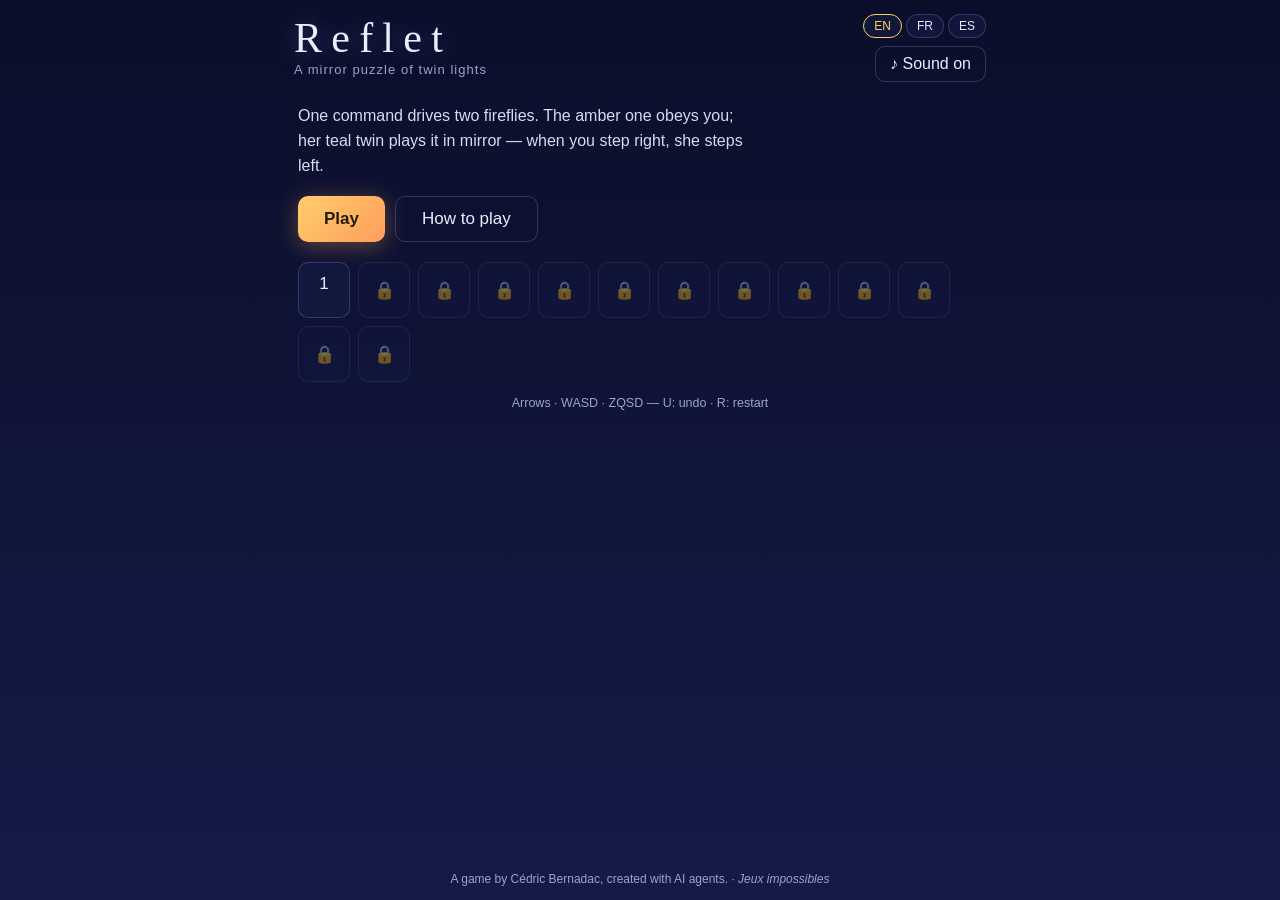
<file: index.html>
<!DOCTYPE html>
<html lang="en">
<head>
  <meta charset="utf-8">
  <meta name="viewport" content="width=device-width, initial-scale=1, viewport-fit=cover">
  <title>Reflet</title>
  <meta name="description" content="Reflet — a puzzle of twin lights. One command drives two fireflies; her left is your right.">
  <style>
/* Reflet — feuille de style. Palette nuit : indigo profond, ambre, turquoise. */
* { box-sizing: border-box; margin: 0; padding: 0; }
html, body { height: 100%; }

:root {
  --bg0: #0b0e2a;
  --bg1: #141b48;
  --ink: #e9edff;
  --muted: #9aa3d1;
  --amber: #ffce6b;
  --amber-glow: rgba(255, 194, 100, 0.55);
  --teal: #6fe3ff;
  --teal-glow: rgba(100, 215, 255, 0.5);
  --wall: #2b3163;
  --wall-top: #3d4489;
  --panel: rgba(20, 26, 66, 0.72);
}

body {
  font-family: -apple-system, "Segoe UI", Roboto, "Helvetica Neue", Arial, sans-serif;
  background: linear-gradient(180deg, var(--bg0) 0%, var(--bg1) 100%) fixed;
  color: var(--ink);
  min-height: 100vh;
  overflow-x: hidden;
  -webkit-tap-highlight-color: transparent;
}

#app {
  max-width: 720px;
  margin: 0 auto;
  padding: 14px 14px 8px;
  min-height: 100vh;
  display: flex;
  flex-direction: column;
}

/* ---------------------------------------------------------------- en-tête */
#top { display: flex; align-items: flex-start; justify-content: space-between; gap: 10px; }
.brand h1 {
  font-family: Georgia, "Times New Roman", serif;
  font-weight: 500;
  font-size: clamp(30px, 6vw, 42px);
  letter-spacing: 0.22em;
  color: var(--ink);
  text-shadow: 0 0 24px rgba(120, 160, 255, 0.35);
}
#tagline { color: var(--muted); font-size: 13px; letter-spacing: 0.08em; }
.topctl { display: flex; flex-direction: column; align-items: flex-end; gap: 8px; }
.langs { display: flex; gap: 4px; }

/* ---------------------------------------------------------------- boutons */
button {
  font: inherit;
  color: var(--ink);
  background: var(--panel);
  border: 1px solid rgba(150, 165, 255, 0.25);
  border-radius: 10px;
  padding: 8px 14px;
  cursor: pointer;
  transition: transform 0.08s ease, border-color 0.15s ease, background 0.15s ease;
}
button:hover { border-color: rgba(180, 195, 255, 0.55); }
button:active { transform: scale(0.96); }
button:focus-visible { outline: 2px solid var(--teal); outline-offset: 2px; }
button.primary {
  background: linear-gradient(135deg, #ffce6b, #ff9d5c);
  color: #241c07;
  font-weight: 700;
  border: none;
  box-shadow: 0 4px 22px rgba(255, 170, 90, 0.35);
}
button.big { font-size: 17px; padding: 12px 26px; }
button.ghost { background: transparent; }
button.round { width: 38px; height: 38px; padding: 0; border-radius: 50%; font-weight: 700; }
.pill { padding: 4px 10px; font-size: 12px; border-radius: 999px; }
.pill.active { border-color: var(--amber); color: var(--amber); }

/* ---------------------------------------------------------------- écrans */
main { flex: 1; display: flex; flex-direction: column; }
.screen { animation: fadein 0.25s ease; }
.hidden { display: none !important; }
@keyframes fadein { from { opacity: 0; transform: translateY(6px); } to { opacity: 1; } }

.subtitle { margin: 22px 4px 18px; max-width: 52ch; line-height: 1.55; color: var(--ink); opacity: 0.92; }
.homebtns { display: flex; gap: 10px; flex-wrap: wrap; margin: 0 4px 20px; }
.keys { color: var(--muted); font-size: 12.5px; margin: 14px 4px; text-align: center; }

.levelgrid { display: flex; flex-wrap: wrap; gap: 8px; margin: 4px; }
.chip {
  width: 52px; height: 56px;
  display: flex; flex-direction: column; align-items: center; justify-content: center;
  font-size: 17px;
}
.chip.locked { opacity: 0.45; cursor: default; }
.chip-stars { font-size: 9px; color: var(--amber); letter-spacing: 1px; margin-top: 2px; min-height: 11px; }

/* ---------------------------------------------------------------- hud */
.hud { display: flex; align-items: center; justify-content: space-between; gap: 8px; margin: 10px 0 2px; }
.hud-mid { display: flex; flex-direction: column; align-items: center; gap: 2px; min-width: 0; }
#hud-level { font-size: 15px; }
#hud-moves { font-size: 12.5px; }
.muted { color: var(--muted); }
.hud-right { display: flex; gap: 6px; align-items: center; }
#btn-undo, #btn-restart { font-size: 13px; padding: 8px 10px; }
.goalhint { text-align: center; color: var(--muted); font-size: 12.5px; margin: 6px 0 12px; letter-spacing: 0.04em; }

/* ---------------------------------------------------------------- plateau */
#board-wrap { display: flex; justify-content: center; }
#board {
  position: relative;
  border-radius: 14px;
  background: rgba(10, 13, 40, 0.6);
  box-shadow: inset 0 0 0 1px rgba(140, 160, 255, 0.14), 0 10px 40px rgba(0, 0, 20, 0.45);
  touch-action: none;
  outline: none;
}
#board.shake { animation: shake 0.28s ease; }
@keyframes shake {
  0%, 100% { transform: translateX(0); }
  25% { transform: translateX(-5px); }
  50% { transform: translateX(4px); }
  75% { transform: translateX(-2px); }
}

.cell { position: absolute; }
.cell.alt { background: rgba(255, 255, 255, 0.028); }
.cell.wall {
  background: linear-gradient(180deg, var(--wall-top), var(--wall));
  box-shadow: inset 0 -3px 0 rgba(0, 0, 30, 0.35), inset 0 1px 0 rgba(190, 200, 255, 0.18);
  border-radius: 5px;
  transform: scale(0.94);
}
.cell.goal-a, .cell.goal-b { border-radius: 50%; }
.cell.goal-a {
  box-shadow: inset 0 0 0 2px var(--amber), inset 0 0 14px rgba(255, 200, 100, 0.35);
  animation: breathe 2.6s ease-in-out infinite;
}
.cell.goal-b {
  box-shadow: inset 0 0 0 2px var(--teal), inset 0 0 14px rgba(100, 220, 255, 0.3);
  animation: breathe 2.6s ease-in-out infinite 1.3s;
}
@keyframes breathe {
  0%, 100% { box-shadow: inset 0 0 0 2px currentColor; }
  50% { filter: brightness(1.35); }
}
.cell.goal-a { color: var(--amber); }
.cell.goal-b { color: var(--teal); }

/* lucioles */
.fly {
  position: absolute;
  top: 0; left: 0;
  display: flex; align-items: center; justify-content: center;
  transition: transform 0.14s ease;
  pointer-events: none;
  z-index: 2;
}
.fly::after {
  content: "";
  width: 42%; height: 42%;
  border-radius: 50%;
  animation: flicker 1.9s ease-in-out infinite;
}
.fly.a::after { background: radial-gradient(circle at 35% 35%, #fff6dc, var(--amber) 60%); box-shadow: 0 0 14px 6px var(--amber-glow); }
.fly.b::after { background: radial-gradient(circle at 35% 35%, #eafcff, var(--teal) 60%); box-shadow: 0 0 14px 6px var(--teal-glow); animation-delay: 0.9s; }
@keyframes flicker {
  0%, 100% { opacity: 1; transform: scale(1); }
  45% { opacity: 0.75; transform: scale(0.88); }
  60% { opacity: 1; transform: scale(1.05); }
}
.fly.home::after { animation: homepulse 0.7s ease infinite alternate; }
@keyframes homepulse { from { transform: scale(1); } to { transform: scale(1.5); } }

/* ---------------------------------------------------------------- croix tactile */
.dpad {
  display: none;
  grid-template-columns: repeat(3, 56px);
  grid-template-rows: repeat(2, 48px);
  gap: 6px;
  justify-content: center;
  margin-top: 16px;
}
body.touch .dpad { display: grid; }
body.touch .touch-only { display: block; }
.touch-only { display: none; }
#dpad button { font-size: 18px; }

/* ---------------------------------------------------------------- superpositions */
#overlay {
  position: fixed; inset: 0;
  background: rgba(6, 8, 26, 0.78);
  backdrop-filter: blur(3px);
  display: flex; align-items: center; justify-content: center;
  z-index: 10;
  padding: 20px;
  animation: fadein 0.2s ease;
}
#overlay-card {
  background: linear-gradient(180deg, #161d4e, #10143a);
  border: 1px solid rgba(150, 165, 255, 0.3);
  border-radius: 16px;
  padding: 26px 24px;
  max-width: 430px;
  width: 100%;
  box-shadow: 0 18px 60px rgba(0, 0, 25, 0.6);
  text-align: center;
}
#overlay-card h2 {
  font-family: Georgia, serif;
  font-weight: 500;
  letter-spacing: 0.06em;
  margin-bottom: 12px;
  font-size: 24px;
}
.rules { text-align: left; }
.rules p { margin: 10px 0; line-height: 1.55; font-size: 14.5px; }
.rules-demo {
  display: flex; align-items: center; justify-content: center; gap: 10px;
  margin: 14px 0; color: var(--muted); font-size: 13px;
}
.demo-fly { font-size: 20px; }
.demo-fly.a { color: var(--amber); text-shadow: 0 0 10px var(--amber-glow); }
.demo-fly.b { color: var(--teal); text-shadow: 0 0 10px var(--teal-glow); }
#overlay-card button { margin-top: 14px; }
.btn-row { display: flex; gap: 8px; justify-content: center; }
.big { font-size: 20px; }
.star-row { font-size: 38px; margin: 6px 0 10px; letter-spacing: 6px; }
.star { color: rgba(160, 170, 220, 0.35); }
.star.on { color: var(--amber); text-shadow: 0 0 18px var(--amber-glow); animation: pop 0.4s ease; }
@keyframes pop { from { transform: scale(0.3); opacity: 0; } to { transform: scale(1); } }

/* ---------------------------------------------------------------- pied */
footer {
  margin-top: 18px;
  padding: 10px 4px 6px;
  color: var(--muted);
  font-size: 12px;
  text-align: center;
}
.series { font-style: italic; }

/* marge de sécurité pour les téléphones à encoche */
@supports (padding: env(safe-area-inset-bottom)) {
  footer { padding-bottom: calc(6px + env(safe-area-inset-bottom)); }
}

</style>
</head>
<body>
  <div id="app">
    <header id="top">
      <div class="brand">
        <h1>Reflet</h1>
        <p id="tagline"></p>
      </div>
      <div class="topctl">
        <div id="langs" class="langs" role="group" aria-label="Language"></div>
        <button id="btn-sound" class="ghost"></button>
      </div>
    </header>

    <main>
      <section id="home" class="screen">
        <p class="subtitle" data-i18n="subtitle"></p>
        <div class="homebtns">
          <button id="btn-play" class="primary big"></button>
          <button id="btn-howto" class="ghost big"></button>
        </div>
        <div id="levelgrid" class="levelgrid"></div>
        <p class="keys" data-i18n="keysHint"></p>
      </section>

      <section id="game" class="screen hidden">
        <div class="hud">
          <button id="btn-menu" class="ghost"></button>
          <div class="hud-mid">
            <span id="hud-level"></span>
            <span id="hud-moves" class="muted"></span>
          </div>
          <div class="hud-right">
            <button id="btn-undo" class="ghost"></button>
            <button id="btn-restart" class="ghost"></button>
            <button id="btn-rules-game" class="ghost round"></button>
          </div>
        </div>
        <p id="goal-hint" class="goalhint"></p>
        <div id="board-wrap"><div id="board" tabindex="0" aria-label="Reflet board"></div></div>
        <div id="dpad" class="dpad">
          <span></span><button id="dpad-u" class="ghost" aria-label="Up">▲</button><span></span>
          <button id="dpad-l" class="ghost" aria-label="Left">◀</button>
          <button id="dpad-d" class="ghost" aria-label="Down">▼</button>
          <button id="dpad-r" class="ghost" aria-label="Right">▶</button>
        </div>
        <p class="keys touch-only" data-i18n="touchHint"></p>
      </section>
    </main>

    <footer>
      <span data-i18n="credit"></span> · <span class="series">Jeux impossibles</span>
    </footer>
  </div>

  <div id="overlay" class="hidden" role="dialog" aria-modal="true">
    <div id="overlay-card"></div>
  </div>

  <script>
/*
 * Reflet — moteur de jeu pur (sans DOM).
 * Chargé par index.html (window.RefletEngine) et par les tests Node.
 * Règle centrale : un seul ordre de déplacement déplace les deux lucioles ;
 * la seconde (le reflet) joue le même ordre en miroir horizontal (G<->D).
 */
(function (root, factory) {
  if (typeof module === 'object' && module.exports) module.exports = factory();
  else root.RefletEngine = factory();
})(typeof self !== 'undefined' ? self : this, function () {
  'use strict';

  var DIRS = { U: [-1, 0], D: [1, 0], L: [0, -1], R: [0, 1] };
  var MIRROR = { U: 'U', D: 'D', L: 'R', R: 'L' };

  function parseLevel(level) {
    var rows = level.grid;
    var h = rows.length, w = rows[0].length;
    var walls = new Array(h * w).fill(false);
    var posA = null, posB = null, goalA = null, goalB = null;
    for (var r = 0; r < h; r++) {
      if (rows[r].length !== w) throw new Error('grille non rectangulaire niveau ' + level.name);
      for (var c = 0; c < w; c++) {
        var ch = rows[r][c];
        if (ch === '#') walls[r * w + c] = true;
        else if (ch === 'A') posA = r * w + c;
        else if (ch === 'B') posB = r * w + c;
        else if (ch === 'a') goalA = r * w + c;
        else if (ch === 'b') goalB = r * w + c;
        else if (ch !== '.') throw new Error('caractère inconnu « ' + ch + ' » niveau ' + level.name);
      }
    }
    if (posA === null || posB === null || goalA === null || goalB === null)
      throw new Error('niveau ' + level.name + ' : il faut A, B, a et b');
    if (posA === posB) throw new Error('niveau ' + level.name + ' : A et B superposés');
    return { w: w, h: h, walls: walls, posA: posA, posB: posB, goalA: goalA, goalB: goalB,
             name: level.name, par: level.par || null, theme: level.theme || null };
  }

  function createState(level) {
    var g = parseLevel(level);
    return { w: g.w, h: g.h, walls: g.walls,
             posA: g.posA, posB: g.posB, goalA: g.goalA, goalB: g.goalB,
             name: g.name, par: g.par, theme: g.theme,
             moves: 0, won: false, history: [] };
  }

  // Case cible d'un pas depuis idx dans dir, ou null si mur / hors grille.
  function step(state, idx, dir) {
    var r = Math.floor(idx / state.w), c = idx % state.w;
    var d = DIRS[dir];
    var nr = r + d[0], nc = c + d[1];
    if (nr < 0 || nr >= state.h || nc < 0 || nc >= state.w) return null;
    var ni = nr * state.w + nc;
    return state.walls[ni] ? null : ni;
  }

  /*
   * Applique un ordre aux deux lucioles simultanément.
   * Renvoie { moved: bool, aMoved: bool, bMoved: bool, blocked: string|null, won: bool }.
   * Règles de résolution simultanée :
   *  - une luciole face à un mur reste sur place ;
   *  - l'autre ne peut pas entrer sur la case d'une luciole immobile ;
   *  - deux lucioles qui visent la même case vide restent toutes deux sur place ;
   *  - deux lucioles qui se croisent (échange de cases) restent sur place.
   */
  function attemptMove(state, dir) {
    if (state.won) return { moved: false, aMoved: false, bMoved: false, blocked: 'won', won: true };
    if (!DIRS[dir]) throw new Error('direction inconnue ' + dir);
    var ta = step(state, state.posA, dir);
    var tb = step(state, state.posB, MIRROR[dir]);
    var na = ta === null ? state.posA : ta;
    var nb = tb === null ? state.posB : tb;

    var blocked = null;
    if (ta !== null && ta === state.posB && tb === null) { na = state.posA; blocked = 'A'; }
    else if (tb !== null && tb === state.posA && ta === null) { nb = state.posB; blocked = 'B'; }
    else if (ta !== null && tb !== null && ta === tb) { na = state.posA; nb = state.posB; blocked = 'both'; }
    else if (ta === state.posB && tb === state.posA && ta !== null && tb !== null) { na = state.posA; nb = state.posB; blocked = 'swap'; }

    if (na === state.posA && nb === state.posB)
      return { moved: false, aMoved: false, bMoved: false, blocked: blocked || 'walls', won: false };

    state.history.push({ posA: state.posA, posB: state.posB, moves: state.moves });
    state.posA = na; state.posB = nb; state.moves++;
    state.won = state.posA === state.goalA && state.posB === state.goalB;
    return { moved: true, aMoved: na !== state.history[state.history.length - 1].posA,
             bMoved: nb !== state.history[state.history.length - 1].posB,
             blocked: null, won: state.won };
  }

  function undo(state) {
    if (!state.history.length || state.won) return false;
    var prev = state.history.pop();
    state.posA = prev.posA; state.posB = prev.posB; state.moves = prev.moves;
    return true;
  }

  // Solveur BFS (tests) : distance minimale en coups, ou -1 si insoluble.
  function solve(state) {
    var start = state.posA * state.w * state.h + state.posB;
    var target = state.goalA * state.w * state.h + state.goalB;
    if (start === target) return 0;
    var dist = {}; dist[start] = 0;
    var queue = [start];
    var head = 0;
    while (head < queue.length) {
      var cur = queue[head++];
      var posA = Math.floor(cur / (state.w * state.h)), posB = cur % (state.w * state.h);
      for (var dir in DIRS) {
        var probe = { w: state.w, h: state.h, walls: state.walls,
                      posA: posA, posB: posB, goalA: state.goalA, goalB: state.goalB,
                      moves: 0, won: false, history: [] };
        var r = attemptMove(probe, dir);
        if (!r.moved) continue;
        var key = probe.posA * state.w * state.h + probe.posB;
        if (dist[key] === undefined) {
          dist[key] = dist[cur] + 1;
          if (key === target) return dist[key];
          queue.push(key);
        }
      }
    }
    return -1;
  }

  return { DIRS: DIRS, MIRROR: MIRROR, parseLevel: parseLevel, createState: createState,
           attemptMove: attemptMove, undo: undo, solve: solve, step: step };
});

</script>
  <script>
/*
 * Reflet — niveaux, ordre de difficulté croissant.
 * Grille : '.' sol, '#' mur, 'A' luciole de lumière, 'B' son reflet,
 *          'a' portail de A, 'b' portail de B.
 * Un ordre horizontal déplace A à l'horizontale et B en miroir (G<->D) ;
 * un ordre vertical déplace les deux dans le même sens.
 * `par` = nombre de coups optimal, prouvé par BFS (tests/engine.test.mjs).
 */
(function (root, factory) {
  if (typeof module === 'object' && module.exports) module.exports = factory();
  else root.RefletLevels = factory();
})(typeof self !== 'undefined' ? self : this, function () {
  'use strict';
  return {
    series: 'Jeux impossibles',
    levels: [
      { name: 'Éveil', theme: 'Éveil', par: 2, grid: [
        '.....',
        '.a.b.',
        '.....',
        '.A.B.',
        '.....'
      ]},
      { name: 'Miroir', theme: 'Miroir', par: 3, grid: [
        '.....',
        '.ab..',
        '.....',
        'A..B.',
        '.....'
      ]},
      { name: 'La rive', theme: 'La rive', par: 4, grid: [
        '.....',
        'b...a',
        '.....',
        '.BA..',
        '.....'
      ]},
      { name: 'La dérive', theme: 'La dérive', par: 4, grid: [
        '.......',
        '..a..b.',
        '.......',
        '.......',
        '.A..#B.',
        '..#.#..',
        '.......'
      ]},
      { name: 'Le confluent', theme: 'Le confluent', par: 5, grid: [
        '.....',
        '.a.b.',
        '.###.',
        '.....',
        '.A.B.',
        '.....'
      ]},
      { name: 'Le col', theme: 'Le col', par: 5, grid: [
        '.......',
        '.a...b.',
        '##.#.##',
        '.......',
        '.A...B.',
        '##.#.##',
        '.......'
      ]},
      { name: 'Le phare', theme: 'Le phare', par: 7, grid: [
        '.......',
        '...a...',
        '.......',
        '.......',
        '.A...B.',
        '.#.#...',
        '...b...'
      ]},
      { name: 'Le guet', theme: 'Le guet', par: 7, grid: [
        '.....',
        'b..a.',
        '.....',
        '.A...',
        '.B...',
        '.....'
      ]},
      { name: 'La bergerie', theme: 'La bergerie', par: 10, grid: [
        '......',
        '.b..a.',
        '..##..',
        '......',
        '.A.#B.',
        '#....#'
      ]},
      { name: 'La niche', theme: 'La niche', par: 11, grid: [
        '..#..',
        '..b..',
        '..#..',
        '.A.B.',
        '.....',
        '.a..#'
      ]},
      { name: 'La faille', theme: 'La faille', par: 11, grid: [
        '.......',
        '.a...b.',
        '.#.##..',
        '.......',
        '..##.#.',
        '.B...A.',
        '.......'
      ]},
      { name: 'L’envers', theme: 'L’envers', par: 11, grid: [
        '#.....#',
        '.a...b.',
        '..#.#..',
        '...#...',
        '..#.#..',
        '.B..A..',
        '#.....#'
      ]},
      { name: 'Le sillage', theme: 'Le sillage', par: 13, grid: [
        '.......',
        '..a.b..',
        '.#.###.',
        '.......',
        '.###.#.',
        '..B.A..',
        '.......'
      ]}
    ]
  };
});

</script>
  <script>
/*
 * Reflet — interface multilingue (EN par défaut, FR, ES).
 */
(function (root, factory) {
  if (typeof module === 'object' && module.exports) module.exports = factory();
  else root.RefletI18n = factory();
})(typeof self !== 'undefined' ? self : this, function () {
  'use strict';
  var dict = {
    en: {
      tagline: "A mirror puzzle of twin lights",
      subtitle: "One command drives two fireflies. The amber one obeys you; her teal twin plays it in mirror — when you step right, she steps left.",
      play: "Play",
      continueGame: "Continue",
      howTo: "How to play",
      rulesTitle: "How to play",
      rule1: "Every move drives both fireflies at once. The amber one follows your command; the teal one moves the opposite way horizontally — your left is her right, and vice versa. Up and down move both in the same direction.",
      rule2: "Walls stop each firefly separately. One can be blocked while her twin slips away — that is how you break the mirror.",
      rule3: "The sisters cannot swap places. If they would swap or land on the same cell, neither moves.",
      rule4: "Guide each firefly to her own portal — amber to amber, teal to teal. Both must be home after the same move. Beat par for three stars; finish within par + 3 for two.",
      goalHint: "Amber → amber portal · Teal → teal portal",
      moves: "moves",
      movesOne: "move",
      par: "par",
      level: "Level",
      undo: "Undo",
      restart: "Restart",
      menu: "Menu",
      next: "Next level",
      replay: "Replay",
      wonTitle: "Both lights are home!",
      finalTitle: "The night is lit",
      finalBody: "You guided every pair of twin lights back to their portals.",
      total: "Total moves",
      replayAll: "Start over",
      keysHint: "Arrows · WASD · ZQSD — U: undo · R: restart",
      touchHint: "Swipe on the board, or use the pad below",
      langLabel: "Language",
      soundOn: "Sound on",
      soundOff: "Sound off",
      close: "Close",
      credit: "A game by Cédric Bernadac, created with AI agents.",
      gotIt: "Got it"
    },
    fr: {
      tagline: "Un puzzle miroir de lumières jumelles",
      subtitle: "Une seule commande déplace deux lucioles. L'ambre vous obéit ; sa jumelle turquoise joue en miroir — votre droite est sa gauche.",
      play: "Jouer",
      continueGame: "Continuer",
      howTo: "Comment jouer",
      rulesTitle: "Comment jouer",
      rule1: "Chaque déplacement mène les deux lucioles à la fois. L'ambre suit votre ordre ; la turquoise suit son miroir — votre droite est sa gauche. Haut et bas sont partagés.",
      rule2: "Les murs arrêtent chaque luciole séparément. L'une peut être bloquée pendant que sa jumelle glisse — c'est ainsi qu'on brise le miroir.",
      rule3: "Les sœurs ne peuvent pas échanger leurs places. Si elles risquent de se croiser ou d'atterrir sur la même case, aucune ne bouge.",
      rule4: "Menez chaque luciole vers son propre portail — l'ambre vers l'ambre, la turquoise vers la turquoise. Les deux doivent être rentrées après le même coup. Battez le par pour trois étoiles ; finissez à par + 3 ou moins pour deux.",
      goalHint: "Ambre → portail ambre · Turquoise → portail turquoise",
      moves: "coups",
      movesOne: "coup",
      par: "par",
      level: "Niveau",
      undo: "Annuler",
      restart: "Recommencer",
      menu: "Menu",
      next: "Niveau suivant",
      replay: "Rejouer",
      wonTitle: "Les deux lumières sont rentrées !",
      finalTitle: "La nuit est illuminée",
      finalBody: "Vous avez ramené chaque paire de lumières jumelles vers ses portails.",
      total: "Total de coups",
      replayAll: "Tout recommencer",
      keysHint: "Flèches · WASD · ZQSD — U : annuler · R : recommencer",
      touchHint: "Glissez sur le plateau, ou utilisez les flèches ci-dessous",
      langLabel: "Langue",
      soundOn: "Son activé",
      soundOff: "Son coupé",
      close: "Fermer",
      credit: "Un jeu de Cédric Bernadac, créé avec des agents IA.",
      gotIt: "Compris"
    },
    es: {
      tagline: "Un puzle de espejos con luces gemelas",
      subtitle: "Una sola orden mueve dos luciérnagas. La ámbar te obedece; su gemela turquesa juega en espejo — tu derecha es su izquierda.",
      play: "Jugar",
      continueGame: "Continuar",
      howTo: "Cómo jugar",
      rulesTitle: "Cómo jugar",
      rule1: "Cada movimiento guía a las dos luciérnagas a la vez. La ámbar sigue tu orden; la turquesa sigue su espejo — tu derecha es su izquierda. Arriba y abajo se comparten.",
      rule2: "Los muros detienen a cada luciérnaga por separado. Una puede quedar bloqueada mientras su gemela se desliza — así se rompe el espejo.",
      rule3: "Las hermanas no pueden intercambiar sus casillas. Si fueran a cruzarse o a caer en la misma casilla, ninguna se mueve.",
      rule4: "Guía a cada luciérnaga hasta su propio portal — la ámbar al ámbar, la turquesa al turquesa. Las dos deben llegar tras el mismo movimiento. Supera el par para tres estrellas; termina en par + 3 o menos para dos.",
      goalHint: "Ámbar → portal ámbar · Turquesa → portal turquesa",
      moves: "movimientos",
      movesOne: "movimiento",
      par: "par",
      level: "Nivel",
      undo: "Deshacer",
      restart: "Reiniciar",
      menu: "Menú",
      next: "Nivel siguiente",
      replay: "Repetir",
      wonTitle: "¡Las dos luces están en casa!",
      finalTitle: "La noche está iluminada",
      finalBody: "Has llevado a cada pareja de luces gemelas hasta sus portales.",
      total: "Total de movimientos",
      replayAll: "Empezar de nuevo",
      keysHint: "Flechas · WASD · ZQSD — U: deshacer · R: reiniciar",
      touchHint: "Desliza sobre el tablero o usa la cruceta",
      langLabel: "Idioma",
      soundOn: "Sonido activado",
      soundOff: "Sonido silenciado",
      close: "Cerrar",
      credit: "Un juego de Cédric Bernadac, creado con agentes de IA.",
      gotIt: "Entendido"
    }
  };
  return {
    langs: ['en', 'fr', 'es'],
    dict: dict,
    get: function (lang, key) {
      var d = dict[lang] || dict.en;
      return d[key] !== undefined ? d[key] : dict.en[key];
    }
  };
});

</script>
  <script>
/*
 * Reflet — mini-synthé WebAudio (aucun asset externe).
 */
(function (root, factory) {
  if (typeof module === 'object' && module.exports) module.exports = factory(root);
  else root.RefletAudio = factory(root);
})(typeof self !== 'undefined' ? self : this, function (root) {
  'use strict';
  var ctx = null, enabled = true;

  function ensure() {
    if (!ctx) {
      var AC = root.AudioContext || root.webkitAudioContext;
      if (!AC) return null;
      ctx = new AC();
    }
    if (ctx.state === 'suspended') ctx.resume();
    return ctx;
  }

  function tone(freq, dur, type, gain, when, slideTo) {
    if (!enabled) return;
    try {
      var c = ensure();
      if (!c) return;
      var t = c.currentTime + (when || 0);
      var o = c.createOscillator(), g = c.createGain();
      o.type = type || 'sine';
      o.frequency.setValueAtTime(freq, t);
      if (slideTo) o.frequency.exponentialRampToValueAtTime(slideTo, t + dur);
      g.gain.setValueAtTime(0.0001, t);
      g.gain.exponentialRampToValueAtTime(gain || 0.12, t + 0.012);
      g.gain.exponentialRampToValueAtTime(0.0001, t + dur);
      o.connect(g); g.connect(c.destination);
      o.start(t); o.stop(t + dur + 0.05);
    } catch (e) { /* audio indisponible : le jeu reste jouable en silence */ }
  }

  return {
    setEnabled: function (v) { enabled = !!v; },
    isEnabled: function () { return enabled; },
    unlock: function () { ensure(); },
    move: function () { tone(430, 0.09, 'sine', 0.08, 0, 620); },
    blocked: function () { tone(120, 0.12, 'square', 0.05, 0, 80); },
    ui: function () { tone(700, 0.05, 'sine', 0.05); },
    star: function (i) { tone(660 + i * 220, 0.12, 'sine', 0.09); },
    win: function () {
      [523, 659, 784, 1047].forEach(function (f, i) { tone(f, 0.16, 'sine', 0.09, i * 0.09); });
      tone(1568, 0.3, 'sine', 0.05, 0.4);
    }
  };
});

</script>
  <script>
/*
 * Reflet — contrôleur d'interface (écrans, plateau, entrées clavier/tactile).
 */
(function () {
  'use strict';
  var E = window.RefletEngine, LV = window.RefletLevels.levels, I18N = window.RefletI18n, AU = window.RefletAudio;

  var SAVE_KEY = 'reflet.save.v1';
  var save = { unlocked: 1, stars: {}, best: {}, lang: 'en', sound: true };
  try {
    var raw = localStorage.getItem(SAVE_KEY);
    if (raw) {
      var parsed = JSON.parse(raw);
      save = { unlocked: parsed.unlocked || 1, stars: parsed.stars || {},
               best: parsed.best || {}, lang: parsed.lang || 'en', sound: parsed.sound !== false };
    }
  } catch (e) { /* stockage indisponible : partie sans sauvegarde */ }

  function persist() { try { localStorage.setItem(SAVE_KEY, JSON.stringify(save)); } catch (e) {} }
  function t(key) { return I18N.get(save.lang, key); }

  var state = null;        // état moteur du niveau courant
  var levelIndex = 0;
  var busy = false;        // évite les entrées pendant l'animation de victoire

  // ---------------------------------------------------------------- utilitaires
  function $(id) { return document.getElementById(id); }
  function el(tag, cls, text) {
    var n = document.createElement(tag);
    if (cls) n.className = cls;
    if (text !== undefined) n.textContent = text;
    return n;
  }
  function show(node, on) { node.classList.toggle('hidden', !on); }

  function starsFor(moves, par) {
    if (moves <= par) return 3;
    if (moves <= par + 3) return 2;
    return 1;
  }

  // ---------------------------------------------------------------- i18n rendu
  function renderTexts() {
    document.documentElement.lang = save.lang;
    var nodes = document.querySelectorAll('[data-i18n]');
    for (var i = 0; i < nodes.length; i++) nodes[i].textContent = t(nodes[i].getAttribute('data-i18n'));
    $('tagline').textContent = t('tagline');
    $('btn-play').textContent = save.unlocked > 1 && LV.length ? t('continueGame') : t('play');
    $('btn-howto').textContent = t('howTo');
    $('btn-sound').textContent = save.sound ? '♪ ' + t('soundOn') : '✕ ' + t('soundOff');
    $('btn-sound').setAttribute('aria-label', t('soundOn'));
    $('btn-menu').textContent = t('menu');
    $('btn-undo').textContent = '⟲ ' + t('undo');
    $('btn-restart').textContent = t('restart');
    $('btn-rules-game').textContent = '?';
    $('btn-rules-game').setAttribute('aria-label', t('howTo'));
    $('goal-hint').textContent = t('goalHint');
    renderLangPills();
    renderLevelGrid();
    if (state) renderHud();
  }

  function renderLangPills() {
    var box = $('langs');
    box.textContent = '';
    I18N.langs.forEach(function (code) {
      var b = el('button', 'pill' + (save.lang === code ? ' active' : ''), code.toUpperCase());
      b.addEventListener('click', function () {
        save.lang = code; persist(); AU.ui(); renderTexts();
      });
      box.appendChild(b);
    });
  }

  // ---------------------------------------------------------------- écran niveaux
  function renderLevelGrid() {
    var grid = $('levelgrid');
    grid.textContent = '';
    LV.forEach(function (lvl, i) {
      var locked = i + 1 > save.unlocked;
      var chip = el('button', 'chip' + (locked ? ' locked' : ''));
      chip.textContent = locked ? '🔒' : String(i + 1);
      if (!locked) {
        var stars = save.stars[i] || 0;
        var row = el('span', 'chip-stars', '★'.repeat(stars) || '');
        chip.appendChild(row);
        chip.addEventListener('click', function () { AU.ui(); openLevel(i); });
      }
      grid.appendChild(chip);
    });
  }

  // ---------------------------------------------------------------- plateau
  function cellSize() {
    var w = state.w, h = state.h;
    var availW = Math.min(window.innerWidth - 28, 560);
    var availH = window.innerHeight - 340;
    var s = Math.floor(Math.min(availW / w, availH / h, 64));
    return Math.max(30, s);
  }

  function buildBoard() {
    var board = $('board');
    board.textContent = '';
    var s = cellSize(), w = state.w, h = state.h;
    board.style.width = w * s + 'px';
    board.style.height = h * s + 'px';

    for (var r = 0; r < h; r++) {
      for (var c = 0; c < w; c++) {
        var cell = el('div', 'cell');
        cell.style.left = c * s + 'px';
        cell.style.top = r * s + 'px';
        cell.style.width = s + 'px';
        cell.style.height = s + 'px';
        if ((r + c) % 2 === 0) cell.classList.add('alt');
        var idx = r * w + c;
        if (state.walls[idx]) cell.classList.add('wall');
        else if (idx === state.goalA) cell.classList.add('goal-a');
        else if (idx === state.goalB) cell.classList.add('goal-b');
        board.appendChild(cell);
      }
    }
    ['a', 'b'].forEach(function (which) {
      var fly = el('div', 'fly ' + which);
      fly.style.width = s + 'px';
      fly.style.height = s + 'px';
      board.appendChild(fly);
    });
    placeFlies(true);
  }

  window.addEventListener('resize', function () {
    if (state && !busy) buildBoard();
  });

  function placeFlies(instant) {
    var s = cellSize();
    var board = $('board');
    var flies = board.querySelectorAll('.fly');
    if (flies.length < 2) return;
    if (instant) {
      flies[0].style.transition = 'none';
      flies[1].style.transition = 'none';
    }
    flies[0].style.transform = 'translate(' + (state.posA % state.w) * s + 'px,' + Math.floor(state.posA / state.w) * s + 'px)';
    flies[1].style.transform = 'translate(' + (state.posB % state.w) * s + 'px,' + Math.floor(state.posB / state.w) * s + 'px)';
    if (instant) {
      void board.offsetWidth; // reflow avant de réactiver les transitions
      flies[0].style.transition = '';
      flies[1].style.transition = '';
    }
  }

  // ---------------------------------------------------------------- HUD
  function renderHud() {
    var lvl = LV[levelIndex];
    $('hud-level').textContent = t('level') + ' ' + (levelIndex + 1) + ' — ' + lvl.name;
    $('hud-moves').textContent = state.moves + ' ' + t(state.moves === 1 ? 'movesOne' : 'moves') + ' · ' + t('par') + ' ' + lvl.par;
  }

  function openLevel(i) {
    levelIndex = i;
    state = E.createState(LV[i]);
    busy = false;
    show($('home'), false);
    show($('game'), true);
    renderHud();
    buildBoard();
  }

  function goMenu() {
    state = null; busy = false;
    show($('game'), false);
    show($('home'), true);
    renderTexts();
  }

  // ---------------------------------------------------------------- interactions
  function doMove(dir) {
    if (!state || busy) return;
    var r = E.attemptMove(state, dir);
    if (!r.moved) {
      AU.blocked();
      var board = $('board');
      board.classList.remove('shake');
      void board.offsetWidth;
      board.classList.add('shake');
      return;
    }
    AU.move();
    placeFlies(false);
    renderHud();
    if (r.won) {
      busy = true;
      var stars = starsFor(state.moves, LV[levelIndex].par);
      save.stars[levelIndex] = Math.max(save.stars[levelIndex] || 0, stars);
      save.best[levelIndex] = Math.min(save.best[levelIndex] || Infinity, state.moves);
      if (levelIndex + 2 > save.unlocked) save.unlocked = Math.min(LV.length, levelIndex + 2);
      persist();
      $('board').querySelectorAll('.fly').forEach(function (f) { f.classList.add('home'); });
      setTimeout(function () { AU.win(); showWin(stars); }, 480);
    }
  }

  function doUndo() {
    if (!state || busy) return;
    if (E.undo(state)) { AU.ui(); placeFlies(false); renderHud(); }
  }

  function doRestart() {
    if (!state || busy) return;
    AU.ui();
    openLevel(levelIndex);
  }

  // ---------------------------------------------------------------- superpositions
  function overlay(content) {
    var card = $('overlay-card');
    card.textContent = '';
    card.appendChild(content);
    show($('overlay'), true);
  }
  function closeOverlay() { show($('overlay'), false); }

  function showRules() {
    var box = el('div', 'rules');
    box.appendChild(el('h2', null, t('rulesTitle')));
    [1, 2, 3, 4].forEach(function (n) {
      box.appendChild(el('p', null, t('rule' + n)));
    });
    var demo = el('div', 'rules-demo');
    demo.appendChild(el('span', 'demo-note', 'you →'));
    demo.appendChild(el('span', 'demo-fly a', '●'));
    demo.appendChild(el('span', 'demo-note', '·'));
    demo.appendChild(el('span', 'demo-fly b', '●'));
    demo.appendChild(el('span', 'demo-note', '← twin'));
    box.appendChild(demo);
    var btn = el('button', 'primary', t('gotIt'));
    btn.addEventListener('click', function () { AU.ui(); closeOverlay(); });
    box.appendChild(btn);
    overlay(box);
  }

  function showWin(stars) {
    for (var i = 0; i < stars; i++) setTimeout(AU.star.bind(null, i), 250 + i * 180);
    var box = el('div', 'modal');
    var isLast = levelIndex === LV.length - 1;
    if (isLast) {
      var total = 0;
      LV.forEach(function (_, i) { total += save.best[i] || 0; });
      box.appendChild(el('h2', null, t('finalTitle')));
      box.appendChild(el('p', null, t('finalBody')));
      box.appendChild(el('p', 'big', t('total') + ' : ' + total));
      var again = el('button', 'primary', t('replayAll'));
      again.addEventListener('click', function () {
        AU.ui(); closeOverlay();
        save.unlocked = 1; save.stars = {}; save.best = {}; persist();
        openLevel(0);
      });
      box.appendChild(again);
    } else {
      box.appendChild(el('h2', null, t('wonTitle')));
      var row = el('div', 'star-row');
      for (var s = 0; s < 3; s++) row.appendChild(el('span', 'star' + (s < stars ? ' on' : ''), '★'));
      box.appendChild(row);
      box.appendChild(el('p', null, state.moves + ' ' + t(state.moves === 1 ? 'movesOne' : 'moves') + ' · ' + t('par') + ' ' + LV[levelIndex].par));
      var next = el('button', 'primary', t('next'));
      next.addEventListener('click', function () { AU.ui(); closeOverlay(); openLevel(levelIndex + 1); });
      box.appendChild(next);
    }
    var replay = el('button', null, t('replay'));
    replay.addEventListener('click', function () { AU.ui(); closeOverlay(); openLevel(levelIndex); });
    var menu = el('button', null, t('menu'));
    menu.addEventListener('click', function () { AU.ui(); closeOverlay(); goMenu(); });
    var row2 = el('div', 'btn-row');
    row2.appendChild(replay); row2.appendChild(menu);
    box.appendChild(row2);
    overlay(box);
  }

  // ---------------------------------------------------------------- entrées
  var KEYMAP = {
    ArrowUp: 'U', ArrowDown: 'D', ArrowLeft: 'L', ArrowRight: 'R',
    w: 'U', s: 'D', a: 'L', d: 'R',          // WASD
    z: 'U', q: 'L'                            // ZQSD (clavier FR)
  };
  document.addEventListener('keydown', function (ev) {
    if (!state) return;
    var k = ev.key.length === 1 ? ev.key.toLowerCase() : ev.key;
    if (KEYMAP[k]) { ev.preventDefault(); doMove(KEYMAP[k]); AU.unlock(); return; }
    if (k === 'u') { ev.preventDefault(); doUndo(); }
    if (k === 'r') { ev.preventDefault(); doRestart(); }
    if (k === 'Escape') { closeOverlay(); }
  });

  // glisser tactile sur le plateau
  var touchStart = null;
  $('board').addEventListener('touchstart', function (ev) {
    if (ev.touches.length === 1) {
      touchStart = { x: ev.touches[0].clientX, y: ev.touches[0].clientY };
      AU.unlock();
    }
  }, { passive: true });
  $('board').addEventListener('touchend', function (ev) {
    if (!touchStart) return;
    var dx = ev.changedTouches[0].clientX - touchStart.x;
    var dy = ev.changedTouches[0].clientY - touchStart.y;
    touchStart = null;
    if (Math.abs(dx) < 18 && Math.abs(dy) < 18) return;
    if (Math.abs(dx) > Math.abs(dy)) doMove(dx > 0 ? 'R' : 'L');
    else doMove(dy > 0 ? 'D' : 'U');
  }, { passive: true });

  $('board').addEventListener('pointerdown', function () { AU.unlock(); });

  // croix directionnelle
  [['dpad-u', 'U'], ['dpad-d', 'D'], ['dpad-l', 'L'], ['dpad-r', 'R']].forEach(function (pair) {
    $(pair[0]).addEventListener('click', function () { AU.unlock(); doMove(pair[1]); });
  });

  // afficher la croix sur écran tactile
  window.addEventListener('touchstart', function () {
    document.body.classList.add('touch');
  }, { once: true, passive: true });
  if (window.matchMedia && window.matchMedia('(pointer: coarse)').matches) {
    document.body.classList.add('touch');
  }

  // ---------------------------------------------------------------- boutons
  $('btn-play').addEventListener('click', function () {
    AU.ui(); AU.unlock();
    var next = Math.min(save.unlocked, LV.length) - 1;
    openLevel(next);
  });
  $('btn-howto').addEventListener('click', function () { AU.ui(); showRules(); });
  $('btn-rules-game').addEventListener('click', function () { AU.ui(); showRules(); });
  $('btn-sound').addEventListener('click', function () {
    save.sound = !save.sound; persist();
    AU.setEnabled(save.sound);
    renderTexts();
    if (save.sound) AU.ui();
  });
  $('btn-menu').addEventListener('click', function () { AU.ui(); goMenu(); });
  $('btn-undo').addEventListener('click', function () { AU.unlock(); doUndo(); });
  $('btn-restart').addEventListener('click', function () { AU.unlock(); doRestart(); });
  $('overlay').addEventListener('click', function (ev) {
    if (ev.target === $('overlay')) closeOverlay();
  });

  // ---------------------------------------------------------------- démarrage
  AU.setEnabled(save.sound);
  renderTexts();
  show($('home'), true);
})();

</script>
</body>
</html>
</file>
<file: assets/style.css>
/* Reflet — feuille de style. Palette nuit : indigo profond, ambre, turquoise. */
* { box-sizing: border-box; margin: 0; padding: 0; }
html, body { height: 100%; }

:root {
  --bg0: #0b0e2a;
  --bg1: #141b48;
  --ink: #e9edff;
  --muted: #9aa3d1;
  --amber: #ffce6b;
  --amber-glow: rgba(255, 194, 100, 0.55);
  --teal: #6fe3ff;
  --teal-glow: rgba(100, 215, 255, 0.5);
  --wall: #2b3163;
  --wall-top: #3d4489;
  --panel: rgba(20, 26, 66, 0.72);
}

body {
  font-family: -apple-system, "Segoe UI", Roboto, "Helvetica Neue", Arial, sans-serif;
  background: linear-gradient(180deg, var(--bg0) 0%, var(--bg1) 100%) fixed;
  color: var(--ink);
  min-height: 100vh;
  overflow-x: hidden;
  -webkit-tap-highlight-color: transparent;
}

#app {
  max-width: 720px;
  margin: 0 auto;
  padding: 14px 14px 8px;
  min-height: 100vh;
  display: flex;
  flex-direction: column;
}

/* ---------------------------------------------------------------- en-tête */
#top { display: flex; align-items: flex-start; justify-content: space-between; gap: 10px; }
.brand h1 {
  font-family: Georgia, "Times New Roman", serif;
  font-weight: 500;
  font-size: clamp(30px, 6vw, 42px);
  letter-spacing: 0.22em;
  color: var(--ink);
  text-shadow: 0 0 24px rgba(120, 160, 255, 0.35);
}
#tagline { color: var(--muted); font-size: 13px; letter-spacing: 0.08em; }
.topctl { display: flex; flex-direction: column; align-items: flex-end; gap: 8px; }
.langs { display: flex; gap: 4px; }

/* ---------------------------------------------------------------- boutons */
button {
  font: inherit;
  color: var(--ink);
  background: var(--panel);
  border: 1px solid rgba(150, 165, 255, 0.25);
  border-radius: 10px;
  padding: 8px 14px;
  cursor: pointer;
  transition: transform 0.08s ease, border-color 0.15s ease, background 0.15s ease;
}
button:hover { border-color: rgba(180, 195, 255, 0.55); }
button:active { transform: scale(0.96); }
button:focus-visible { outline: 2px solid var(--teal); outline-offset: 2px; }
button.primary {
  background: linear-gradient(135deg, #ffce6b, #ff9d5c);
  color: #241c07;
  font-weight: 700;
  border: none;
  box-shadow: 0 4px 22px rgba(255, 170, 90, 0.35);
}
button.big { font-size: 17px; padding: 12px 26px; }
button.ghost { background: transparent; }
button.round { width: 38px; height: 38px; padding: 0; border-radius: 50%; font-weight: 700; }
.pill { padding: 4px 10px; font-size: 12px; border-radius: 999px; }
.pill.active { border-color: var(--amber); color: var(--amber); }

/* ---------------------------------------------------------------- écrans */
main { flex: 1; display: flex; flex-direction: column; }
.screen { animation: fadein 0.25s ease; }
.hidden { display: none !important; }
@keyframes fadein { from { opacity: 0; transform: translateY(6px); } to { opacity: 1; } }

.subtitle { margin: 22px 4px 18px; max-width: 52ch; line-height: 1.55; color: var(--ink); opacity: 0.92; }
.homebtns { display: flex; gap: 10px; flex-wrap: wrap; margin: 0 4px 20px; }
.keys { color: var(--muted); font-size: 12.5px; margin: 14px 4px; text-align: center; }

.levelgrid { display: flex; flex-wrap: wrap; gap: 8px; margin: 4px; }
.chip {
  width: 52px; height: 56px;
  display: flex; flex-direction: column; align-items: center; justify-content: center;
  font-size: 17px;
}
.chip.locked { opacity: 0.45; cursor: default; }
.chip-stars { font-size: 9px; color: var(--amber); letter-spacing: 1px; margin-top: 2px; min-height: 11px; }

/* ---------------------------------------------------------------- hud */
.hud { display: flex; align-items: center; justify-content: space-between; gap: 8px; margin: 10px 0 2px; }
.hud-mid { display: flex; flex-direction: column; align-items: center; gap: 2px; min-width: 0; }
#hud-level { font-size: 15px; }
#hud-moves { font-size: 12.5px; }
.muted { color: var(--muted); }
.hud-right { display: flex; gap: 6px; align-items: center; }
#btn-undo, #btn-restart { font-size: 13px; padding: 8px 10px; }
.goalhint { text-align: center; color: var(--muted); font-size: 12.5px; margin: 6px 0 12px; letter-spacing: 0.04em; }

/* ---------------------------------------------------------------- plateau */
#board-wrap { display: flex; justify-content: center; }
#board {
  position: relative;
  border-radius: 14px;
  background: rgba(10, 13, 40, 0.6);
  box-shadow: inset 0 0 0 1px rgba(140, 160, 255, 0.14), 0 10px 40px rgba(0, 0, 20, 0.45);
  touch-action: none;
  outline: none;
}
#board.shake { animation: shake 0.28s ease; }
@keyframes shake {
  0%, 100% { transform: translateX(0); }
  25% { transform: translateX(-5px); }
  50% { transform: translateX(4px); }
  75% { transform: translateX(-2px); }
}

.cell { position: absolute; }
.cell.alt { background: rgba(255, 255, 255, 0.028); }
.cell.wall {
  background: linear-gradient(180deg, var(--wall-top), var(--wall));
  box-shadow: inset 0 -3px 0 rgba(0, 0, 30, 0.35), inset 0 1px 0 rgba(190, 200, 255, 0.18);
  border-radius: 5px;
  transform: scale(0.94);
}
.cell.goal-a, .cell.goal-b { border-radius: 50%; }
.cell.goal-a {
  box-shadow: inset 0 0 0 2px var(--amber), inset 0 0 14px rgba(255, 200, 100, 0.35);
  animation: breathe 2.6s ease-in-out infinite;
}
.cell.goal-b {
  box-shadow: inset 0 0 0 2px var(--teal), inset 0 0 14px rgba(100, 220, 255, 0.3);
  animation: breathe 2.6s ease-in-out infinite 1.3s;
}
@keyframes breathe {
  0%, 100% { box-shadow: inset 0 0 0 2px currentColor; }
  50% { filter: brightness(1.35); }
}
.cell.goal-a { color: var(--amber); }
.cell.goal-b { color: var(--teal); }

/* lucioles */
.fly {
  position: absolute;
  top: 0; left: 0;
  display: flex; align-items: center; justify-content: center;
  transition: transform 0.14s ease;
  pointer-events: none;
  z-index: 2;
}
.fly::after {
  content: "";
  width: 42%; height: 42%;
  border-radius: 50%;
  animation: flicker 1.9s ease-in-out infinite;
}
.fly.a::after { background: radial-gradient(circle at 35% 35%, #fff6dc, var(--amber) 60%); box-shadow: 0 0 14px 6px var(--amber-glow); }
.fly.b::after { background: radial-gradient(circle at 35% 35%, #eafcff, var(--teal) 60%); box-shadow: 0 0 14px 6px var(--teal-glow); animation-delay: 0.9s; }
@keyframes flicker {
  0%, 100% { opacity: 1; transform: scale(1); }
  45% { opacity: 0.75; transform: scale(0.88); }
  60% { opacity: 1; transform: scale(1.05); }
}
.fly.home::after { animation: homepulse 0.7s ease infinite alternate; }
@keyframes homepulse { from { transform: scale(1); } to { transform: scale(1.5); } }

/* ---------------------------------------------------------------- croix tactile */
.dpad {
  display: none;
  grid-template-columns: repeat(3, 56px);
  grid-template-rows: repeat(2, 48px);
  gap: 6px;
  justify-content: center;
  margin-top: 16px;
}
body.touch .dpad { display: grid; }
body.touch .touch-only { display: block; }
.touch-only { display: none; }
#dpad button { font-size: 18px; }

/* ---------------------------------------------------------------- superpositions */
#overlay {
  position: fixed; inset: 0;
  background: rgba(6, 8, 26, 0.78);
  backdrop-filter: blur(3px);
  display: flex; align-items: center; justify-content: center;
  z-index: 10;
  padding: 20px;
  animation: fadein 0.2s ease;
}
#overlay-card {
  background: linear-gradient(180deg, #161d4e, #10143a);
  border: 1px solid rgba(150, 165, 255, 0.3);
  border-radius: 16px;
  padding: 26px 24px;
  max-width: 430px;
  width: 100%;
  box-shadow: 0 18px 60px rgba(0, 0, 25, 0.6);
  text-align: center;
}
#overlay-card h2 {
  font-family: Georgia, serif;
  font-weight: 500;
  letter-spacing: 0.06em;
  margin-bottom: 12px;
  font-size: 24px;
}
.rules { text-align: left; }
.rules p { margin: 10px 0; line-height: 1.55; font-size: 14.5px; }
.rules-demo {
  display: flex; align-items: center; justify-content: center; gap: 10px;
  margin: 14px 0; color: var(--muted); font-size: 13px;
}
.demo-fly { font-size: 20px; }
.demo-fly.a { color: var(--amber); text-shadow: 0 0 10px var(--amber-glow); }
.demo-fly.b { color: var(--teal); text-shadow: 0 0 10px var(--teal-glow); }
#overlay-card button { margin-top: 14px; }
.btn-row { display: flex; gap: 8px; justify-content: center; }
.big { font-size: 20px; }
.star-row { font-size: 38px; margin: 6px 0 10px; letter-spacing: 6px; }
.star { color: rgba(160, 170, 220, 0.35); }
.star.on { color: var(--amber); text-shadow: 0 0 18px var(--amber-glow); animation: pop 0.4s ease; }
@keyframes pop { from { transform: scale(0.3); opacity: 0; } to { transform: scale(1); } }

/* ---------------------------------------------------------------- pied */
footer {
  margin-top: 18px;
  padding: 10px 4px 6px;
  color: var(--muted);
  font-size: 12px;
  text-align: center;
}
.series { font-style: italic; }

/* marge de sécurité pour les téléphones à encoche */
@supports (padding: env(safe-area-inset-bottom)) {
  footer { padding-bottom: calc(6px + env(safe-area-inset-bottom)); }
}
</file>
